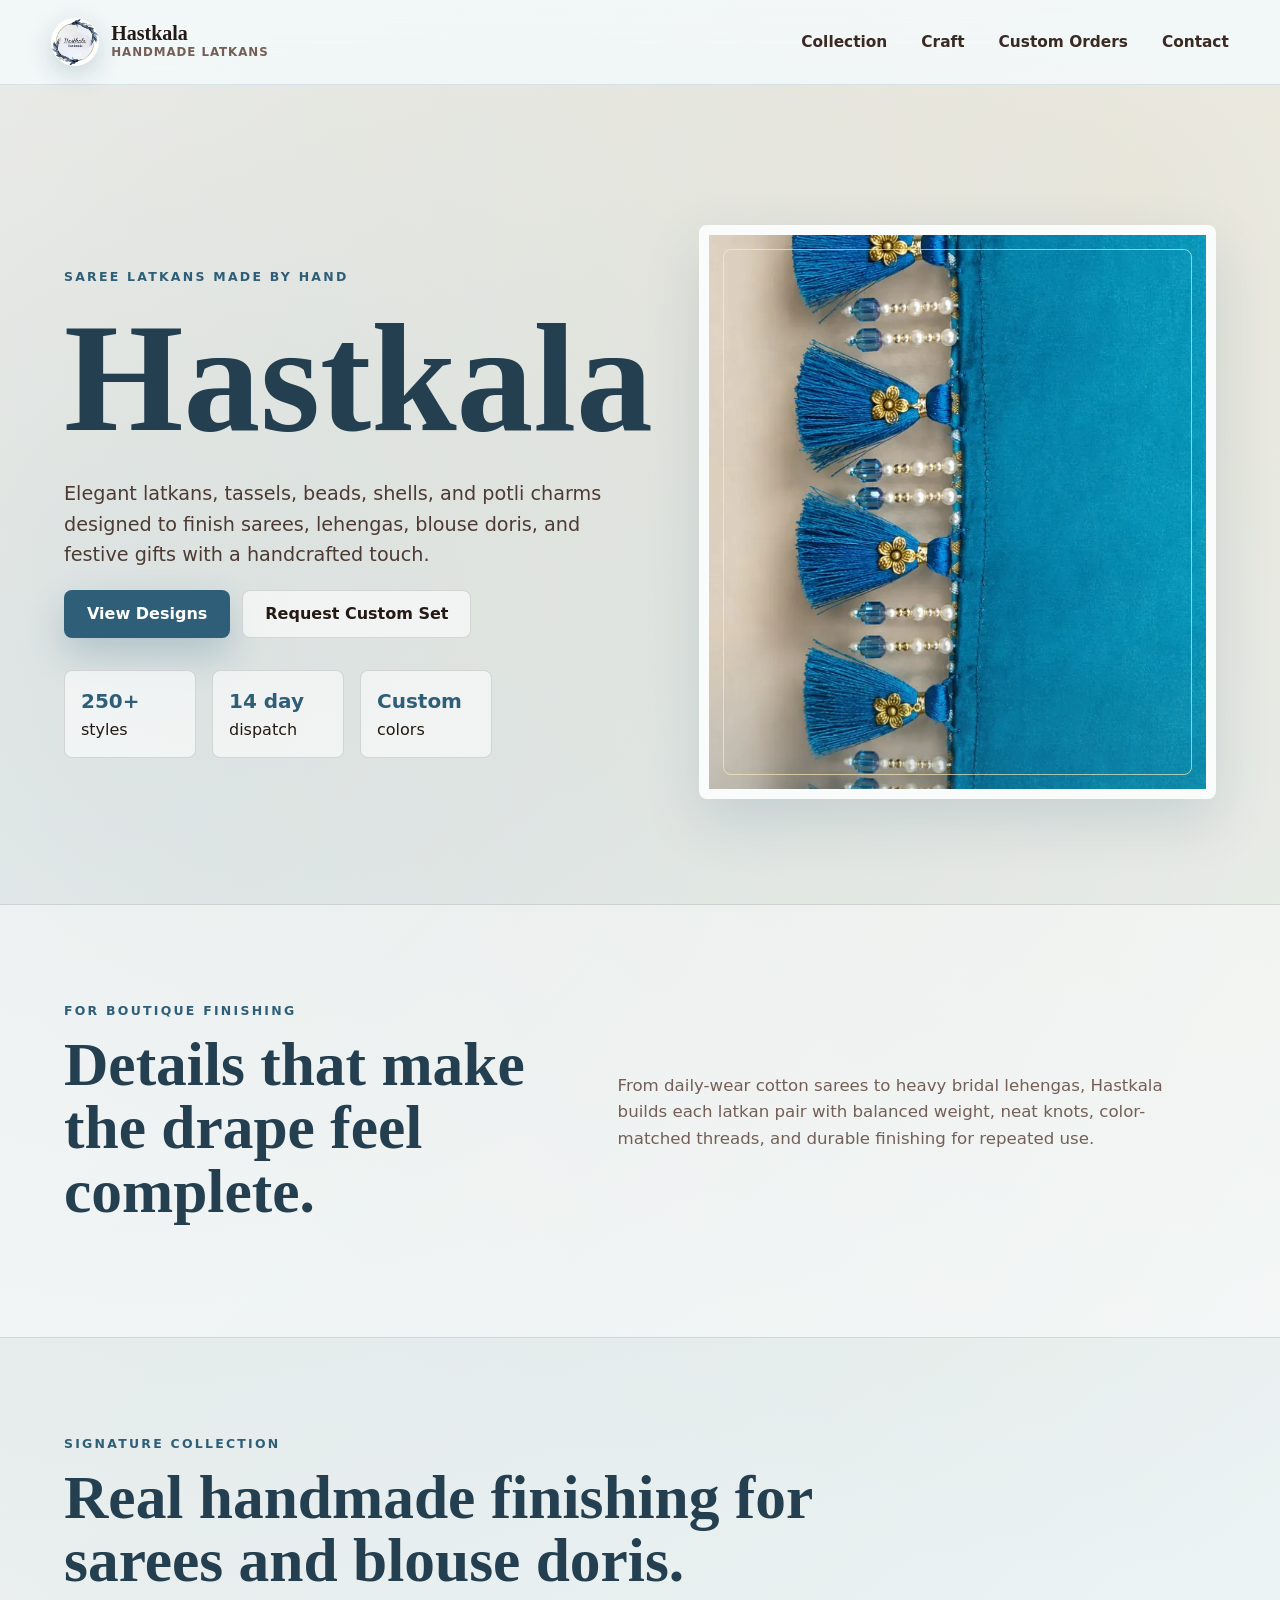
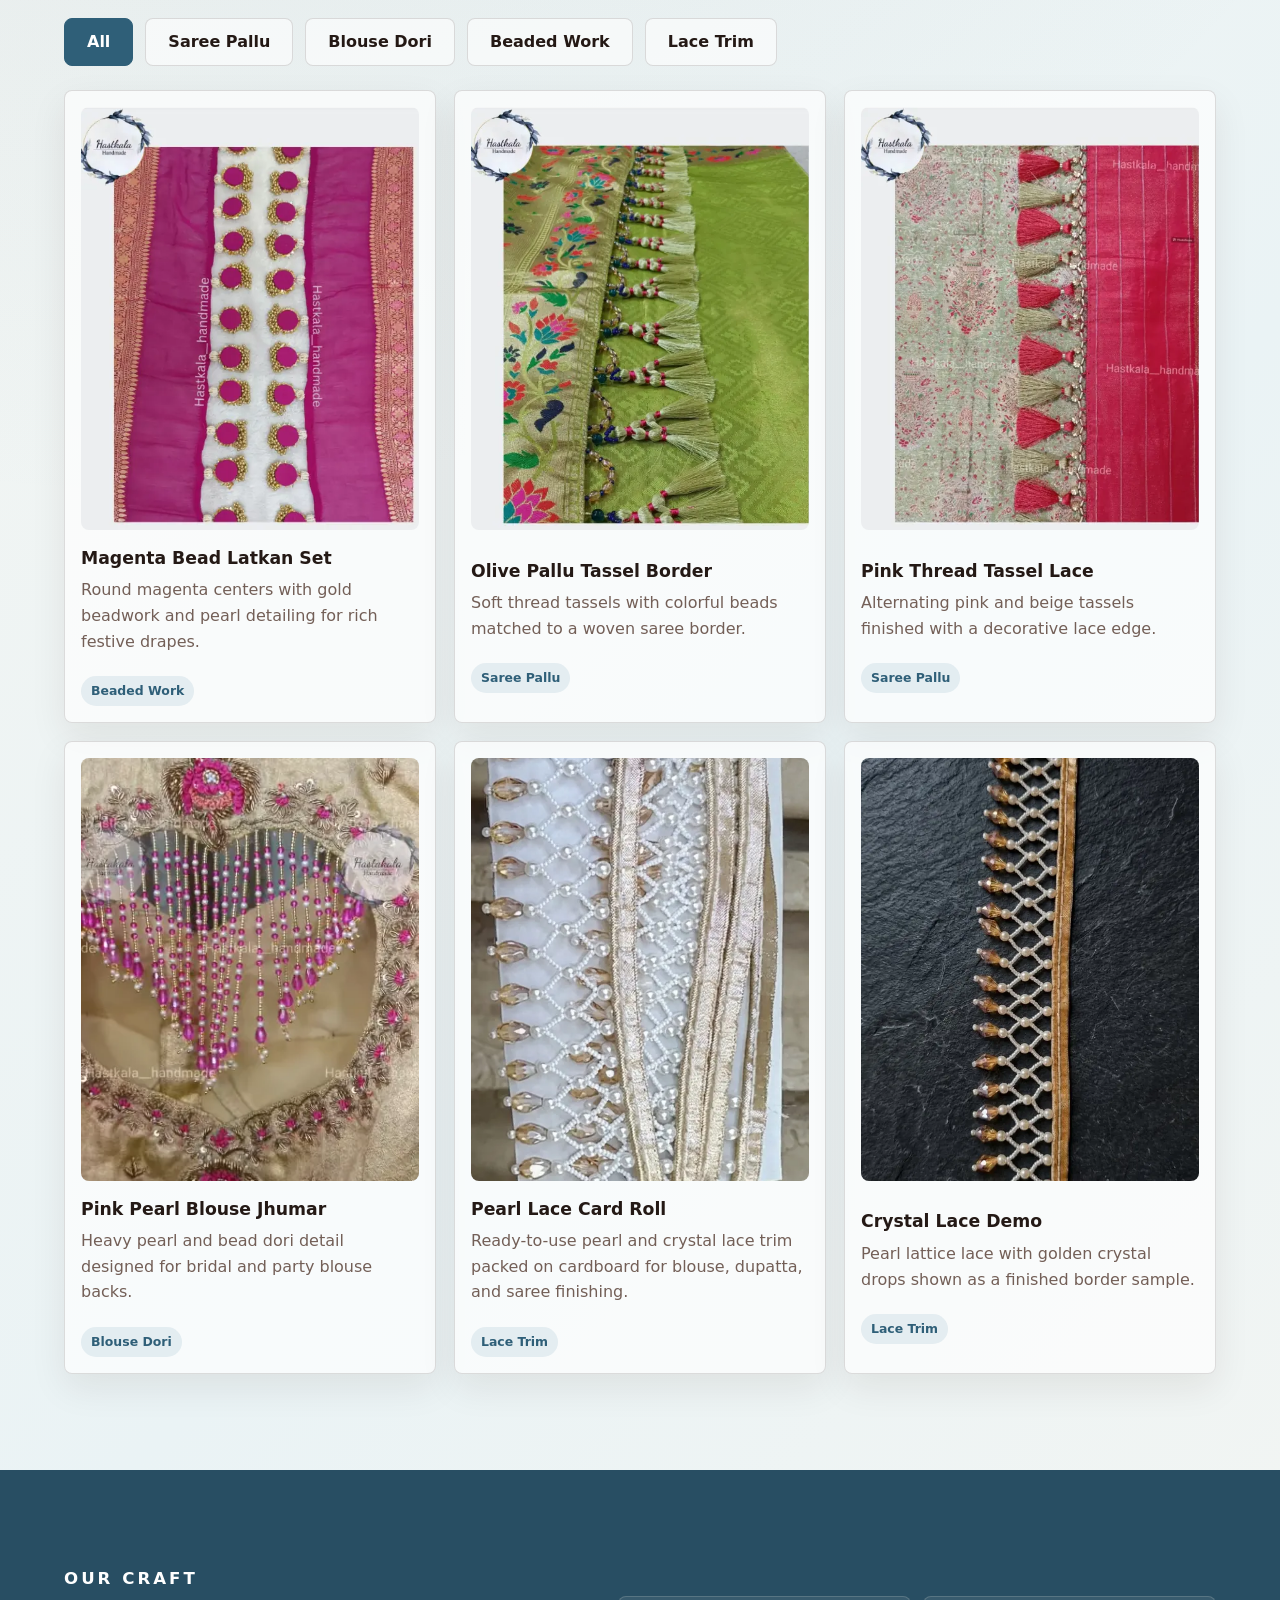
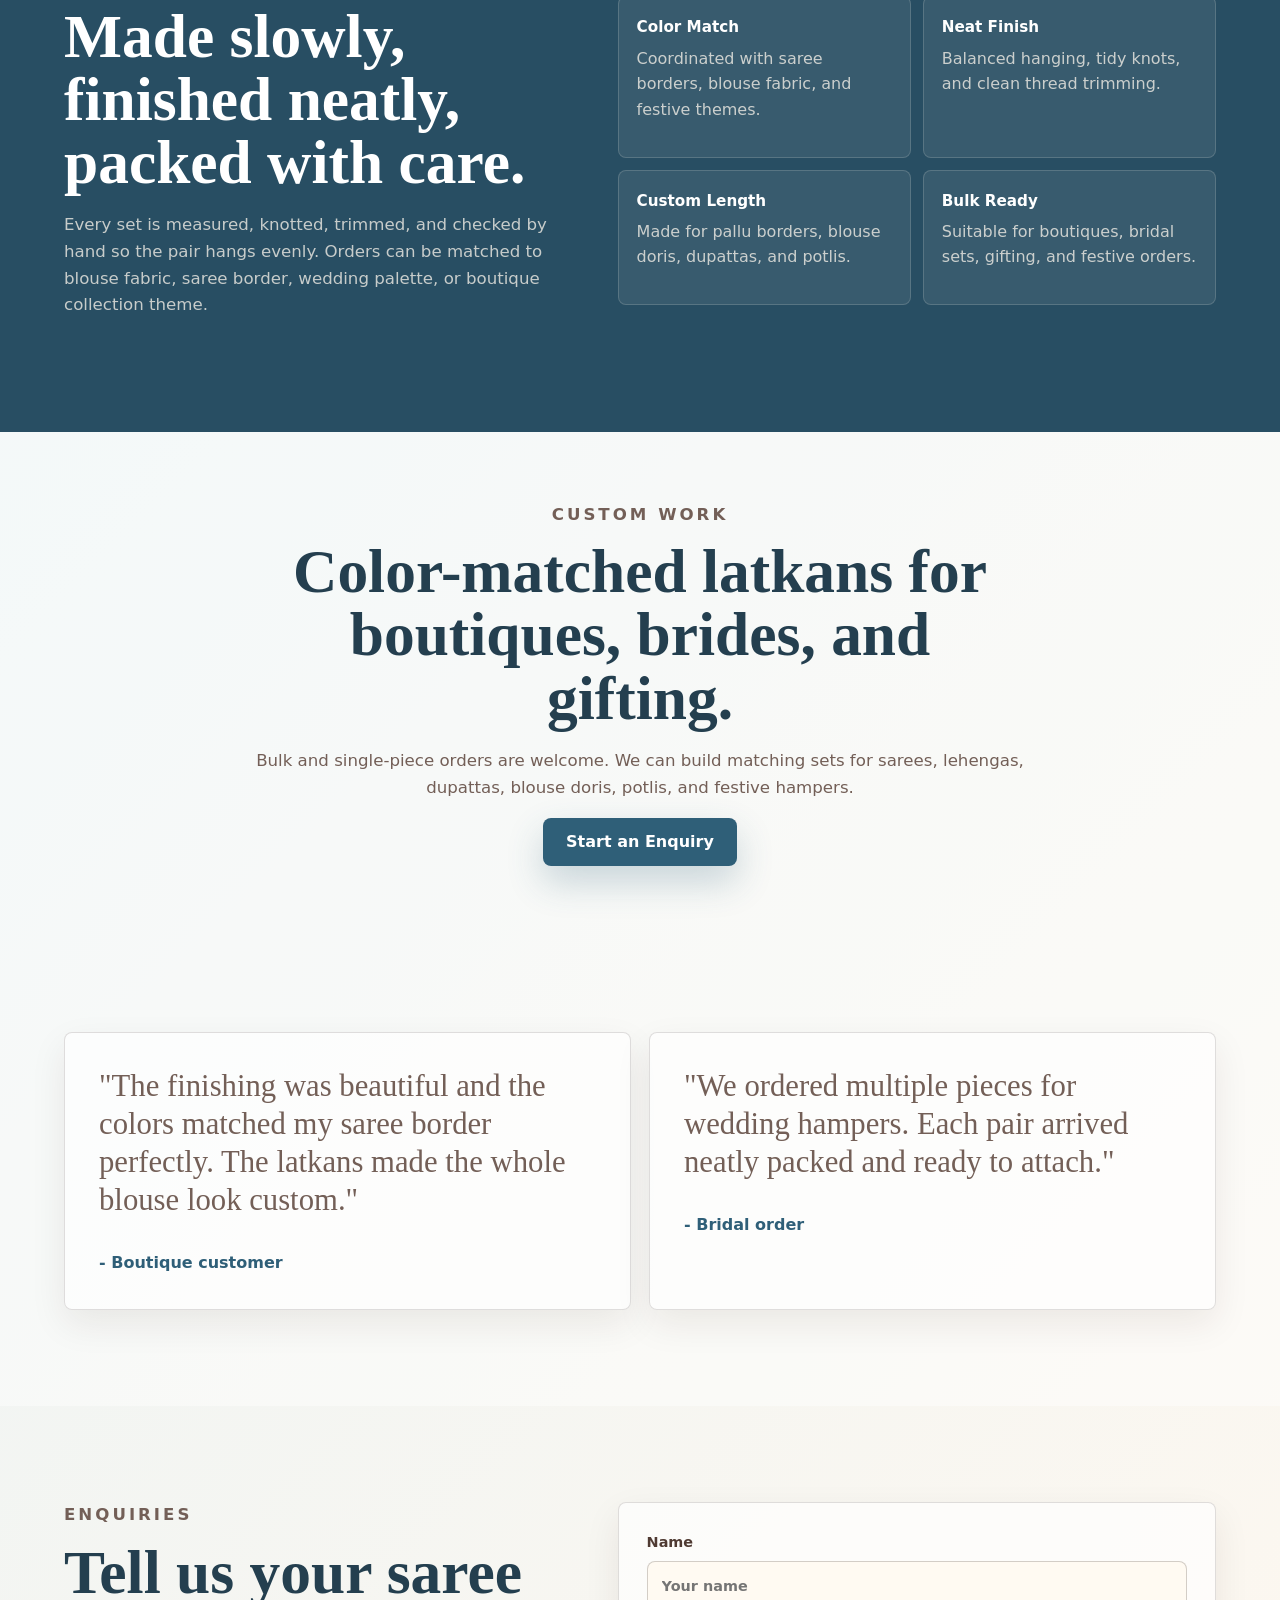
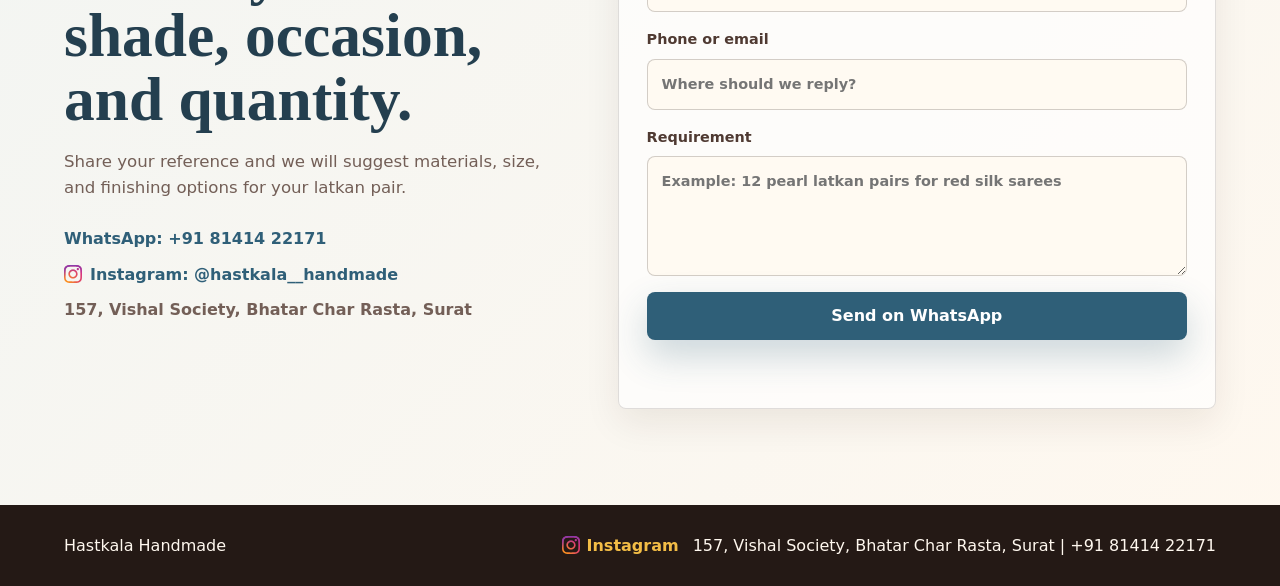
<file: index.html>
<!doctype html>
<html lang="en">
  <head>
    <meta charset="UTF-8" />
    <meta name="viewport" content="width=device-width, initial-scale=1.0" />
    <meta name="theme-color" content="#2f5f78" />
    <title>Hastkala Handmade | Saree Latkans & Tassels</title>
    <meta
      name="description"
      content="Handcrafted saree latkans, tassels, potli charms, and custom blouse dori accessories in Surat. Custom colors and boutique orders available."
    />
    <meta property="og:title" content="Hastkala Handmade" />
    <meta
      property="og:description"
      content="Handmade saree latkans and blouse dori accessories."
    />
    <meta property="og:type" content="website" />
    <meta property="og:url" content="https://hastkalahandmade.netlify.app/" />
    <meta
      property="og:image"
      content="https://hastkalahandmade.netlify.app/assets/main-image.jpeg"
    />
    <link
      rel="preload"
      as="image"
      href="assets/main-image.webp"
      fetchpriority="high"
    />
    <link rel="stylesheet" href="style.css" />
    <link rel="canonical" href="https://hastkalahandmade.netlify.app/" />

    <link
      rel="apple-touch-icon"
      sizes="180x180"
      href="./assets/favicon_io/apple-touch-icon.png"
    />
    <link
      rel="icon"
      type="image/png"
      sizes="32x32"
      href="./assets/favicon_io/favicon-32x32.png"
    />
    <link
      rel="icon"
      type="image/png"
      sizes="16x16"
      href="./assets/favicon_io/favicon-16x16.png"
    />
    <link rel="manifest" href="./assets/favicon_io/site.webmanifest" />
    <script type="application/ld+json">
      {
        "@context": "https://schema.org",
        "@type": "LocalBusiness",
        "name": "Hastkala Handmade",
        "image": "https://hastkalahandmade.netlify.app/assets/main-image.jpeg",
        "url": "https://hastkalahandmade.netlify.app/",
        "telephone": "+91 81414 22171",
        "address": {
          "@type": "PostalAddress",
          "streetAddress": "157, Vishal Society, Bhatar Char Rasta",
          "addressLocality": "Surat",
          "addressRegion": "Gujarat",
          "addressCountry": "IN"
        },
        "sameAs": ["https://www.instagram.com/hastkala__handmade/"]
      }
    </script>
  </head>
  <body>
    <header class="site-header">
      <a class="brand" href="#home" aria-label="Hastkala Handmade home">
        <img
          class="brand-mark"
          src="assets/company-logo.webp"
          width="160"
          height="159"
          alt=""
          aria-hidden="true"
        />
        <span>
          <strong>Hastkala</strong>
          <small>Handmade Latkans</small>
        </span>
      </a>

      <button
        class="nav-toggle"
        type="button"
        aria-label="Open menu"
        aria-expanded="false"
      >
        <span></span>
        <span></span>
        <span></span>
      </button>

      <nav class="nav-links" aria-label="Main navigation">
        <a href="#collection">Collection</a>
        <a href="#craft">Craft</a>
        <a href="#custom">Custom Orders</a>
        <a href="#contact">Contact</a>
      </nav>
    </header>

    <main id="home">
      <section class="hero">
        <div class="hero-copy">
          <p class="eyebrow">Saree latkans made by hand</p>
          <h1>Hastkala</h1>
          <p class="hero-text">
            Elegant latkans, tassels, beads, shells, and potli charms designed
            to finish sarees, lehengas, blouse doris, and festive gifts with a
            handcrafted touch.
          </p>
          <div class="hero-actions">
            <a class="button primary" href="#collection">View Designs</a>
            <a class="button secondary" href="#contact">Request Custom Set</a>
          </div>
          <div class="hero-stats" aria-label="Business highlights">
            <span><strong>250+</strong> styles</span>
            <span><strong>14 day</strong> dispatch</span>
            <span><strong>Custom</strong> colors</span>
          </div>
        </div>

        <div
          class="hero-art"
          aria-label="Decorative display of handmade saree latkans"
        >
          <div class="fabric-panel">
            <img
              class="hero-image"
              src="assets/main-image.webp"
              width="817"
              height="1591"
              alt="Blue and crystal latkans on saree"
              fetchpriority="high"
              decoding="async"
            />
          </div>
        </div>
      </section>

      <section class="section intro">
        <div>
          <p class="eyebrow">For boutique finishing</p>
          <h2>Details that make the drape feel complete.</h2>
        </div>
        <p>
          From daily-wear cotton sarees to heavy bridal lehengas, Hastkala
          builds each latkan pair with balanced weight, neat knots,
          color-matched threads, and durable finishing for repeated use.
        </p>
      </section>

      <section class="section collection" id="collection">
        <div class="section-heading">
          <p class="eyebrow">Signature collection</p>
          <h2>Real handmade finishing for sarees and blouse doris.</h2>
        </div>

        <div class="filters" aria-label="Filter collection">
          <button class="filter active" type="button" data-filter="all">
            All
          </button>
          <button class="filter" type="button" data-filter="saree">
            Saree Pallu
          </button>
          <button class="filter" type="button" data-filter="blouse">
            Blouse Dori
          </button>
          <button class="filter" type="button" data-filter="beaded">
            Beaded Work
          </button>
          <button class="filter" type="button" data-filter="lace">
            Lace Trim
          </button>
        </div>

        <div class="product-grid">
          <article class="product-card" data-category="beaded">
            <div class="product-visual">
              <img
                src="assets/tassel-1.webp"
                width="547"
                height="656"
                alt="Magenta and gold beaded handmade saree latkan set"
                loading="lazy"
                decoding="async"
              />
            </div>
            <div>
              <h3>Magenta Bead Latkan Set</h3>
              <p>
                Round magenta centers with gold beadwork and pearl detailing for
                rich festive drapes.
              </p>
              <span class="tag">Beaded Work</span>
            </div>
          </article>

          <article class="product-card" data-category="saree">
            <div class="product-visual">
              <img
                src="assets/tassel-2.webp"
                width="563"
                height="679"
                alt="Olive green saree pallu with handmade thread tassels"
                loading="lazy"
                decoding="async"
              />
            </div>
            <div>
              <h3>Olive Pallu Tassel Border</h3>
              <p>
                Soft thread tassels with colorful beads matched to a woven saree
                border.
              </p>
              <span class="tag">Saree Pallu</span>
            </div>
          </article>

          <article class="product-card" data-category="saree">
            <div class="product-visual">
              <img
                src="assets/tassel-3.webp"
                width="556"
                height="681"
                alt="Pink and beige saree border with handmade tassel lace"
                loading="lazy"
                decoding="async"
              />
            </div>
            <div>
              <h3>Pink Thread Tassel Lace</h3>
              <p>
                Alternating pink and beige tassels finished with a decorative
                lace edge.
              </p>
              <span class="tag">Saree Pallu</span>
            </div>
          </article>

          <article class="product-card" data-category="blouse">
            <div class="product-visual">
              <img
                src="assets/tassel-4.webp"
                width="408"
                height="452"
                alt="Bridal blouse back with pink pearl handmade dori latkan"
                loading="lazy"
                decoding="async"
              />
            </div>
            <div>
              <h3>Pink Pearl Blouse Jhumar</h3>
              <p>
                Heavy pearl and bead dori detail designed for bridal and party
                blouse backs.
              </p>
              <span class="tag">Blouse Dori</span>
            </div>
          </article>

          <article class="product-card" data-category="lace">
            <div class="product-visual">
              <img
                src="assets/lace-1.webp"
                width="509"
                height="768"
                alt="Pearl and gold handmade lace trim tied on cardboard"
                loading="lazy"
                decoding="async"
              />
            </div>
            <div>
              <h3>Pearl Lace Card Roll</h3>
              <p>
                Ready-to-use pearl and crystal lace trim packed on cardboard for
                blouse, dupatta, and saree finishing.
              </p>
              <span class="tag">Lace Trim</span>
            </div>
          </article>

          <article class="product-card" data-category="lace">
            <div class="product-visual">
              <img
                src="assets/lace-2.webp"
                width="700"
                height="821"
                alt="Pearl and golden crystal lace trim demo on dark fabric"
                loading="lazy"
                decoding="async"
              />
            </div>
            <div>
              <h3>Crystal Lace Demo</h3>
              <p>
                Pearl lattice lace with golden crystal drops shown as a finished
                border sample.
              </p>
              <span class="tag">Lace Trim</span>
            </div>
          </article>
        </div>
      </section>

      <section class="section craft" id="craft">
        <div class="craft-copy">
          <p class="eyebrow">Our craft</p>
          <h2>Made slowly, finished neatly, packed with care.</h2>
          <p>
            Every set is measured, knotted, trimmed, and checked by hand so the
            pair hangs evenly. Orders can be matched to blouse fabric, saree
            border, wedding palette, or boutique collection theme.
          </p>
        </div>
        <div class="promise-list" aria-label="Craft promise">
          <div>
            <span>Color Match</span>
            <p>
              Coordinated with saree borders, blouse fabric, and festive themes.
            </p>
          </div>
          <div>
            <span>Neat Finish</span>
            <p>Balanced hanging, tidy knots, and clean thread trimming.</p>
          </div>
          <div>
            <span>Custom Length</span>
            <p>Made for pallu borders, blouse doris, dupattas, and potlis.</p>
          </div>
          <div>
            <span>Bulk Ready</span>
            <p>
              Suitable for boutiques, bridal sets, gifting, and festive orders.
            </p>
          </div>
        </div>
      </section>

      <section class="section custom" id="custom">
        <div class="custom-panel">
          <p class="eyebrow">Custom work</p>
          <h2>Color-matched latkans for boutiques, brides, and gifting.</h2>
          <p>
            Bulk and single-piece orders are welcome. We can build matching sets
            for sarees, lehengas, dupattas, blouse doris, potlis, and festive
            hampers.
          </p>
          <a class="button primary" href="#contact">Start an Enquiry</a>
        </div>
      </section>

      <section class="section testimonials">
        <div class="quote-card">
          <p>
            "The finishing was beautiful and the colors matched my saree border
            perfectly. The latkans made the whole blouse look custom."
          </p>
          <span>- Boutique customer</span>
        </div>
        <div class="quote-card">
          <p>
            "We ordered multiple pieces for wedding hampers. Each pair arrived
            neatly packed and ready to attach."
          </p>
          <span>- Bridal order</span>
        </div>
      </section>

      <section class="section contact" id="contact">
        <div>
          <p class="eyebrow">Enquiries</p>
          <h2>Tell us your saree shade, occasion, and quantity.</h2>
          <p>
            Share your reference and we will suggest materials, size, and
            finishing options for your latkan pair.
          </p>
          <div class="contact-details" aria-label="Hastkala contact details">
            <a
              href="https://wa.me/918141422171"
              target="_blank"
              rel="noreferrer"
            >
              WhatsApp: +91 81414 22171
            </a>
            <a
              href="https://www.instagram.com/hastkala__handmade/"
              target="_blank"
              rel="noreferrer"
            >
              <img src="assets/instagram-logo.svg" alt="" aria-hidden="true" />
              <span>Instagram: @hastkala__handmade</span>
            </a>
            <address>157, Vishal Society, Bhatar Char Rasta, Surat</address>
          </div>
        </div>
        <form class="contact-form">
          <label>
            Name
            <input type="text" name="name" placeholder="Your name" required />
          </label>
          <label>
            Phone or email
            <input
              type="text"
              name="contact"
              placeholder="Where should we reply?"
              required
            />
          </label>
          <label>
            Requirement
            <textarea
              name="message"
              rows="4"
              placeholder="Example: 12 pearl latkan pairs for red silk sarees"
              required
            ></textarea>
          </label>
          <button class="button primary" type="submit">Send on WhatsApp</button>
          <p class="form-note" role="status" aria-live="polite"></p>
        </form>
      </section>
    </main>

    <footer class="site-footer">
      <p>Hastkala Handmade</p>
      <div class="footer-links">
        <a
          href="https://www.instagram.com/hastkala__handmade/"
          target="_blank"
          rel="noreferrer"
        >
          <img src="assets/instagram-logo.svg" alt="" aria-hidden="true" />
          <span>Instagram</span>
        </a>
        <span
          >157, Vishal Society, Bhatar Char Rasta, Surat | +91 81414 22171</span
        >
      </div>
    </footer>

    <script src="script.js"></script>
  </body>
</html>
</file>
<file: style.css>
* {
  box-sizing: border-box;
}

:root {
  --ink: #241915;
  --muted: #735f57;
  --paper: #fff8ef;
  --cream: #f6ead8;
  --surface-blue: #f2f8f9;
  --maroon: #8d2431;
  --rose: #d96b79;
  --teal: #0f746f;
  --emerald: #167052;
  --mustard: #d6a12b;
  --gold: #b98425;
  --cool-blue: #4f86a6;
  --deep-blue: #2f5f78;
  --mist: #eaf3f5;
  --line: rgba(36, 25, 21, 0.14);
  --shadow: 0 22px 55px rgba(47, 95, 120, 0.16);
}

html {
  scroll-behavior: smooth;
}

body {
  margin: 0;
  color: var(--ink);
  background:
    radial-gradient(
      circle at 12% 12%,
      rgba(79, 134, 166, 0.16),
      transparent 30%
    ),
    radial-gradient(circle at 88% 4%, rgba(185, 132, 37, 0.1), transparent 26%),
    linear-gradient(135deg, #fbf7f0 0%, #eaf3f5 48%, #fff8ef 100%);
  font-family: Inter, ui-sans-serif, system-ui, -apple-system, BlinkMacSystemFont,
    "Segoe UI", Arial, sans-serif;
  line-height: 1.6;
}

body.nav-open {
  overflow: auto;
}

a {
  color: inherit;
  text-decoration: none;
}

button,
input,
textarea {
  font: inherit;
}

.site-header {
  position: sticky;
  top: 0;
  z-index: 20;
  display: flex;
  align-items: center;
  justify-content: space-between;
  gap: 24px;
  padding: 18px clamp(18px, 4vw, 56px);
  background: rgba(242, 248, 249, 0.92);
  border-bottom: 1px solid rgba(79, 134, 166, 0.18);
  backdrop-filter: blur(18px);
}

.brand {
  display: inline-flex;
  align-items: center;
  gap: 12px;
  min-width: 190px;
}

.brand-mark {
  width: 48px;
  height: 48px;
  display: block;
  object-fit: cover;
  object-position: center;
  background: #fff;
  border-radius: 50%;
  box-shadow: 0 8px 24px rgba(47, 95, 120, 0.22);
}

.brand strong,
.brand small {
  display: block;
}

.brand strong {
  font-family: Georgia, "Times New Roman", serif;
  font-size: 1.25rem;
  line-height: 1;
}

.brand small {
  color: var(--muted);
  font-size: 0.74rem;
  font-weight: 700;
  letter-spacing: 0.08em;
  text-transform: uppercase;
}

.nav-links {
  display: flex;
  align-items: center;
  gap: clamp(16px, 3vw, 34px);
  color: #3a2a24;
  font-size: 0.96rem;
  font-weight: 800;
}

.nav-links a {
  position: relative;
  padding: 6px 0;
}

.nav-links a::after {
  position: absolute;
  right: 0;
  bottom: 0;
  left: 0;
  height: 2px;
  content: "";
  background: var(--gold);
  transform: scaleX(0);
  transform-origin: left;
  transition: transform 180ms ease;
}

.nav-links a:hover::after,
.nav-links a:focus-visible::after {
  transform: scaleX(1);
}

.nav-toggle {
  display: none;
  width: 44px;
  height: 44px;
  padding: 0;
  background: rgba(255, 255, 255, 0.72);
  border: 1px solid rgba(79, 134, 166, 0.22);
  border-radius: 8px;
}

.nav-toggle span {
  display: block;
  width: 20px;
  height: 2px;
  margin: 5px auto;
  background: var(--ink);
  transition:
    transform 180ms ease,
    opacity 180ms ease;
}

.hero {
  display: grid;
  grid-template-columns: minmax(0, 1.05fr) minmax(320px, 0.95fr);
  gap: clamp(28px, 5vw, 80px);
  align-items: center;
  min-height: calc(100vh - 81px);
  padding: clamp(34px, 7vw, 92px) clamp(18px, 5vw, 72px) 54px;
}

.eyebrow {
  margin: 0 0 12px;
  color: var(--deep-blue);
  font-size: 0.78rem;
  font-weight: 900;
  letter-spacing: 0.18em;
  text-transform: uppercase;
}

h1,
h2,
h3,
p {
  margin-top: 0;
}

h1,
h2 {
  font-family: Georgia, "Times New Roman", serif;
  line-height: 1.03;
}

h1 {
  max-width: 760px;
  margin-bottom: 22px;
  color: #243f4f;
  font-size: clamp(4.5rem, 12vw, 10.5rem);
  letter-spacing: 0;
}

h2 {
  margin-bottom: 18px;
  font-size: clamp(2rem, 4.8vw, 4rem);
  letter-spacing: 0;
  color: #243f4f;
}

h3 {
  margin-bottom: 8px;
  font-size: 1.08rem;
  line-height: 1.25;
}

.hero-text {
  max-width: 660px;
  color: #4d3a33;
  font-size: clamp(1.04rem, 1.5vw, 1.22rem);
}

.hero-actions,
.filters {
  display: flex;
  flex-wrap: wrap;
  gap: 12px;
  align-items: center;
}

.button,
.filter {
  display: inline-flex;
  align-items: center;
  justify-content: center;
  min-height: 48px;
  padding: 0 22px;
  cursor: pointer;
  border: 1px solid transparent;
  border-radius: 8px;
  font-weight: 900;
  transition:
    transform 180ms ease,
    box-shadow 180ms ease,
    background 180ms ease;
}

.button:hover,
.filter:hover {
  transform: translateY(-2px);
}

.button.primary {
  color: #fff;
  background: var(--deep-blue);
  box-shadow: 0 16px 36px rgba(47, 95, 120, 0.24);
}

.button.secondary,
.filter {
  color: var(--ink);
  background: rgba(255, 255, 255, 0.6);
  border-color: var(--line);
}

.filter.active {
  color: #fff;
  background: var(--deep-blue);
  border-color: var(--deep-blue);
}

.hero-stats {
  display: flex;
  flex-wrap: wrap;
  gap: 16px;
  margin-top: 32px;
}

.hero-stats span {
  min-width: 132px;
  padding: 14px 16px;
  background: rgba(255, 255, 255, 0.58);
  border: 1px solid var(--line);
  border-radius: 8px;
}

.hero-stats strong {
  display: block;
  color: var(--deep-blue);
  font-size: 1.25rem;
}

.hero-art {
  display: grid;
  min-height: 560px;
  place-items: center;
}

.fabric-panel {
  position: relative;
  width: min(100%, 560px);
  aspect-ratio: 0.9;
  overflow: hidden;
  background: var(--mist);
  border: 10px solid rgba(255, 255, 255, 0.76);
  border-radius: 8px;
  box-shadow: var(--shadow);
}

.fabric-panel::before {
  position: absolute;
  inset: 14px;
  z-index: 3;
  content: "";
  border: 1px solid rgba(255, 238, 190, 0.64);
  border-radius: 8px;
  pointer-events: none;
}

.fabric-panel::after {
  position: absolute;
  inset: 0;
  z-index: 2;
  content: "";
  background: linear-gradient(180deg, transparent 70%, rgba(47, 95, 120, 0.16));
  pointer-events: none;
}

.hero-image {
  position: absolute;
  z-index: 1;
  inset: 0;
  width: 100%;
  height: 100%;
  object-fit: cover;
  object-position: center;
}

.section {
  padding: clamp(52px, 8vw, 96px) clamp(18px, 5vw, 72px);
}

.intro,
.craft,
.custom,
.contact {
  display: grid;
  grid-template-columns: minmax(0, 0.9fr) minmax(280px, 1.1fr);
  gap: clamp(28px, 5vw, 70px);
  align-items: center;
}

.intro {
  border-top: 1px solid var(--line);
  border-bottom: 1px solid var(--line);
  background: rgba(255, 255, 255, 0.42);
}

.intro p:last-child,
.craft-copy p,
.custom-panel p,
.contact p {
  color: var(--muted);
  font-size: 1.04rem;
}

.craft-copy h2 {
  color: white;
}

.contact-details {
  display: grid;
  gap: 10px;
  margin-top: 24px;
  color: #3f2d27;
  font-weight: 900;
}

.contact-details a {
  display: inline-flex;
  align-items: center;
  gap: 8px;
  color: var(--deep-blue);
}

.contact-details img,
.footer-links img {
  width: 18px;
  height: 18px;
  object-fit: contain;
}

.contact-details address {
  max-width: 460px;
  color: var(--muted);
  font-style: normal;
  font-weight: 700;
}

.section-heading {
  max-width: 780px;
  margin-bottom: 26px;
}

.product-grid {
  display: grid;
  grid-template-columns: repeat(3, minmax(0, 1fr));
  gap: 18px;
  margin-top: 24px;
}

.product-card,
.promise-list > div,
.quote-card,
.contact-form {
  background: rgba(255, 255, 255, 0.66);
  border: 1px solid var(--line);
  border-radius: 8px;
  box-shadow: 0 14px 36px rgba(54, 30, 18, 0.08);
}

.product-card {
  display: grid;
  gap: 18px;
  padding: 16px;
  transition:
    opacity 180ms ease,
    transform 180ms ease;
}

.product-card.hide {
  display: none;
}

.product-card p,
.promise-list p,
.quote-card p {
  color: var(--muted);
}

.product-visual {
  position: relative;
  aspect-ratio: 4 / 5;
  min-height: 210px;
  overflow: hidden;
  background: var(--cream);
  border-radius: 8px;
}

.product-visual img {
  display: block;
  width: 100%;
  height: 100%;
  object-fit: cover;
}

.tag {
  display: inline-flex;
  margin-top: 6px;
  padding: 5px 10px;
  color: var(--deep-blue);
  background: rgba(79, 134, 166, 0.12);
  border-radius: 999px;
  font-size: 0.78rem;
  font-weight: 900;
}

.craft {
  background: #284e63;
  color: #fff8ef;
}

.craft .eyebrow {
  color: #ffffff;
}

.craft-copy p,
.craft .promise-list p {
  color: rgba(255, 248, 239, 0.74);
}

.promise-list {
  display: grid;
  grid-template-columns: repeat(2, minmax(0, 1fr));
  gap: 12px;
}

.promise-list > div {
  padding: 18px;
  color: #fff8ef;
  background: rgba(255, 248, 239, 0.08);
  border-color: rgba(255, 248, 239, 0.16);
  box-shadow: none;
}

.promise-list span {
  display: block;
  margin-bottom: 6px;
  color: #ffffff;
  font-size: 0.95rem;
  font-weight: 900;
}

.custom {
  display: block;
  padding-block: clamp(42px, 6vw, 70px);
  text-align: center;
  background: rgba(255, 255, 255, 0.38);
}

.custom-panel {
  max-width: 780px;
  margin: 0 auto;
}

.testimonials {
  display: grid;
  grid-template-columns: repeat(2, minmax(0, 1fr));
  gap: 18px;
  background: rgba(255, 255, 255, 0.38);
}

.quote-card {
  padding: clamp(22px, 4vw, 34px);
}

.quote-card p {
  font-family: Georgia, "Times New Roman", serif;
  font-size: clamp(1.35rem, 2.4vw, 2rem);
  line-height: 1.24;
}

.quote-card span {
  color: var(--deep-blue);
  font-weight: 900;
}

.contact {
  align-items: start;
}

.contact-form {
  display: grid;
  gap: 16px;
  padding: clamp(18px, 3vw, 28px);
}

.contact-form label {
  display: grid;
  gap: 7px;
  color: #4f3a32;
  font-size: 0.9rem;
  font-weight: 900;
}

.contact-form input,
.contact-form textarea {
  width: 100%;
  padding: 13px 14px;
  color: var(--ink);
  background: #fffaf2;
  border: 1px solid rgba(36, 25, 21, 0.2);
  border-radius: 8px;
  outline: none;
}

.contact-form input:focus,
.contact-form textarea:focus {
  border-color: var(--cool-blue);
  box-shadow: 0 0 0 4px rgba(79, 134, 166, 0.14);
}

.form-note {
  min-height: 24px;
  margin: 0;
  color: var(--deep-blue);
  font-weight: 800;
}

.site-footer {
  display: flex;
  justify-content: space-between;
  gap: 20px;
  padding: 28px clamp(18px, 5vw, 72px);
  color: #fff8ef;
  background: #241915;
}

.site-footer p {
  margin: 0;
}

.footer-links {
  display: flex;
  flex-wrap: wrap;
  gap: 8px 14px;
  justify-content: flex-end;
  text-align: right;
}

.footer-links a {
  display: inline-flex;
  align-items: center;
  gap: 7px;
  color: #f3bd46;
  font-weight: 900;
}

@media (max-width: 980px) {
  .hero,
  .intro,
  .craft,
  .contact {
    grid-template-columns: 1fr;
  }

  .hero {
    min-height: auto;
  }

  .hero-art {
    min-height: 480px;
  }

  .product-grid {
    grid-template-columns: repeat(2, minmax(0, 1fr));
  }
}

@media (max-width: 720px) {
  .site-header {
    position: sticky;
    isolation: isolate;
  }

  .nav-toggle {
    position: relative;
    z-index: 30;
    display: block;
  }

  .nav-links {
    position: absolute;
    top: calc(100% + 8px);
    right: 14px;
    left: 14px;
    display: grid;
    gap: 6px;
    padding: 12px;
    font-size: 1rem;
    background: rgba(242, 248, 249, 0.98);
    border: 1px solid rgba(79, 134, 166, 0.2);
    border-radius: 8px;
    box-shadow: var(--shadow);
    opacity: 0;
    pointer-events: none;
    transform: translateY(-8px);
    transition:
      opacity 180ms ease,
      transform 180ms ease;
  }

  .nav-links a {
    width: 100%;
    padding: 12px 14px;
    border-radius: 8px;
  }

  .nav-links a:hover,
  .nav-links a:focus-visible {
    background: rgba(79, 134, 166, 0.1);
  }

  .nav-links a::after {
    display: none;
  }

  body.nav-open .nav-links {
    opacity: 1;
    pointer-events: auto;
    transform: translateY(0);
  }

  body.nav-open .nav-toggle span:nth-child(1) {
    transform: translateY(7px) rotate(45deg);
  }

  body.nav-open .nav-toggle span:nth-child(2) {
    opacity: 0;
  }

  body.nav-open .nav-toggle span:nth-child(3) {
    transform: translateY(-7px) rotate(-45deg);
  }

  h1 {
    font-size: clamp(4.2rem, 21vw, 6.6rem);
  }

  .hero-art {
    min-height: auto;
  }

  .fabric-panel {
    width: min(100%, 390px);
  }

  .product-grid,
  .testimonials {
    grid-template-columns: 1fr;
  }

  .promise-list {
    grid-template-columns: 1fr;
  }

  .site-footer {
    display: grid;
  }

  .footer-links {
    justify-content: flex-start;
    text-align: left;
  }
}

@media (max-width: 460px) {
  .site-header {
    padding-inline: 14px;
  }

  .brand {
    min-width: 0;
  }

  .brand small {
    display: none;
  }

  .hero,
  .section {
    padding-inline: 14px;
  }

  .hero-stats {
    display: grid;
  }

  .hero-stats span {
    min-width: 0;
  }
}
</file>
